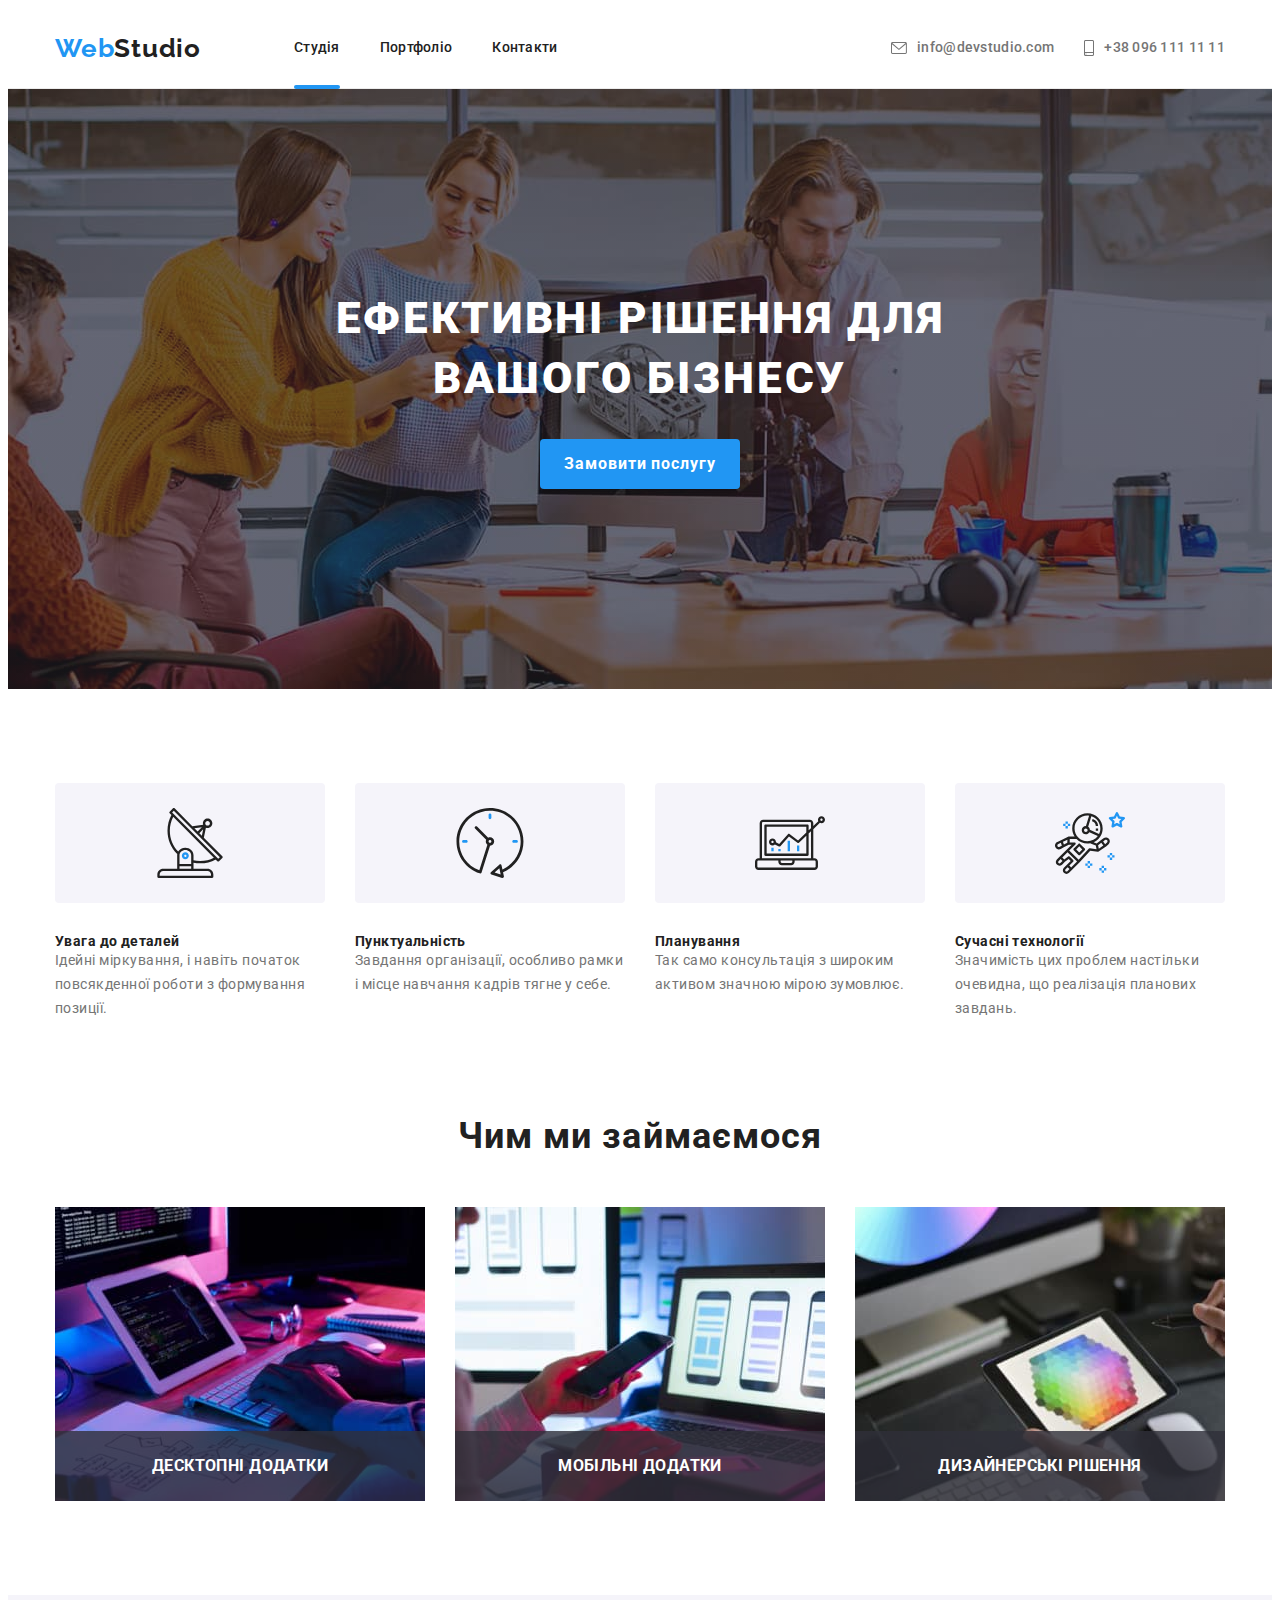
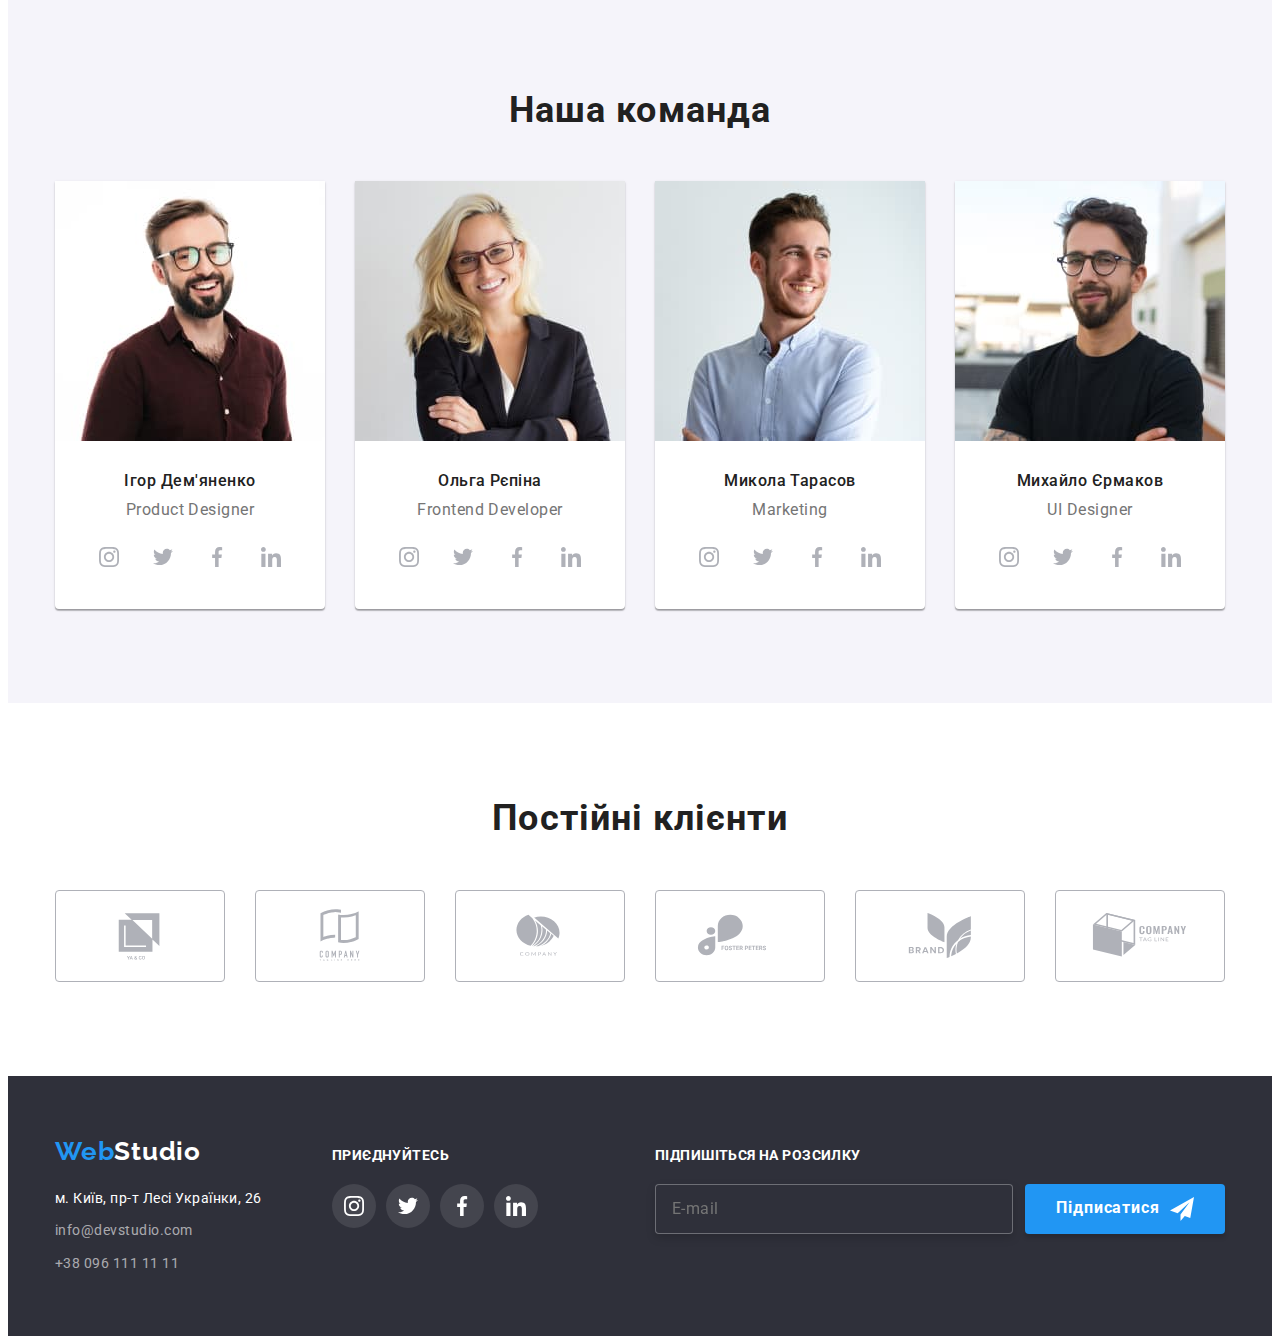
<file: index.html>
<!DOCTYPE html>
<html lang="uk">
  <head>
    <meta charset="UTF-8" />
    <meta http-equiv="X-UA-Compatible" content="IE=edge" />
    <meta name="viewport" content="width=device-width, initial-scale=1.0" />
    <title>goit-markup-hw-07</title>
    <link rel="preconnect" href="https://fonts.googleapis.com" />
    <link rel="preconnect" href="https://fonts.gstatic.com" crossorigin />
    <link
      href="https://fonts.googleapis.com/css2?family=Raleway:wght@700&family=Roboto:wght@400;500;700;900&display=swap"
      rel="stylesheet"
    />
    <link
      rel="stylesheet"
      href="https://cdnjs.cloudflare.com/ajax/libs/modern-normalize/1.1.0/modern-normalize.min.css"
      integrity="sha512-wpPYUAdjBVSE4KJnH1VR1HeZfpl1ub8YT/NKx4PuQ5NmX2tKuGu6U/JRp5y+Y8XG2tV+wKQpNHVUX03MfMFn9Q=="
      crossorigin="anonymous"
      referrerpolicy="no-referrer"
    />
    <link rel="stylesheet" href="./css/styles.css" />
    <link rel="stylesheet" href="./css/main.min.css" />
  </head>

  <body>
    <!--Шапка сайта-->
    <header class="header">
      <div class="container">
        <div class="header__container">
          <nav class="header__nav">
            <a class="header__logo logo" href="./index.html">
              <span class="logo__web">Web</span><span class="logo__studio">Studio</span>
            </a>
            <ul class="header__menu">
              <li class="header__item">
                <a href="./index.html" class="header__link header__link--current">Студія</a>
              </li>
              <li class="header__item">
                <a href="./portfolio.html" class="header__link">Портфоліо</a>
              </li>
              <li class="header__item"><a href="#" class="header__link">Контакти</a></li>
            </ul>
          </nav>
          <ul class="header__connection">
            <li class="header__item">
              <a href="mailto:info@devstudio.com" class="header__link">
                <svg class="header__icon" width="16" height="12">
                  <use href="./images/icons.svg#icon-envelope"></use>
                </svg>
                info@devstudio.com
              </a>
            </li>
            <li class="header__item">
              <a href="tel:+380961111111" class="header__link">
                <svg class="header__icon" width="10" height="16">
                  <use href="./images/icons.svg#icon-smartphone"></use>
                </svg>
                +38 096 111 11 11
              </a>
            </li>
          </ul>
        </div>
      </div>
    </header>

    <!-- Main- Основной контент !!! -->
    <main>
      <!--Банер Герой с большим фоном-->
      <section class="hero section">
        <div class="container">
          <h1 class="hero__title">Ефективні рішення для вашого бізнесу</h1>
          <button type="button" class="primary-button" data-modal-open>Замовити послугу</button>
        </div>
      </section>

      <!--Наші переваги-->
      <section class="feature section">
        <div class="container">
          <h2 class="feature__title visually-hidden">Наші переваги</h2>
          <!--Спрятан!!! -->
          <ul class="feature__menu">
            <li class="feature__list icon-antena">
              <div class="feature__img">
                <svg class="svg-group" width="70" height="70">
                  <use href="./images/icons.svg#icon-antenna"></use>
                </svg>
              </div>
              <h3 class="feature__title">Увага до деталей</h3>
              <p class="feature__text">
                Ідейні міркування, і навіть початок повсякденної роботи з формування позиції.
              </p>
            </li>
            <li class="feature__list icon-clock">
              <div class="feature__img">
                <svg class="feature__svg" width="70" height="70">
                  <use href="./images/icons.svg#icon-clock"></use>
                </svg>
              </div>
              <h3 class="feature__title">Пунктуальність</h3>
              <p class="feature__text">
                Завдання організації, особливо рамки і місце навчання кадрів тягне у себе.
              </p>
            </li>
            <li class="feature__list icon-nout">
              <div class="feature__img">
                <svg class="feature__svg" width="70" height="70">
                  <use href="./images/icons.svg#icon-diagram"></use>
                </svg>
              </div>
              <h3 class="feature__title">Планування</h3>
              <p class="feature__text">
                Так само консультація з широким активом значною мірою зумовлює.
              </p>
            </li>
            <li class="feature__list icon-kosm">
              <div class="feature__img">
                <svg class="feature__svg" width="70" height="70">
                  <use href="./images/icons.svg#icon-astronaut"></use>
                </svg>
              </div>
              <h3 class="feature__title">Сучасні технології</h3>
              <p class="feature__text">
                Значимість цих проблем настільки очевидна, що реалізація планових завдань.
              </p>
            </li>
          </ul>
        </div>
      </section>

      <!--Чим ми займаємося-->
      <section class="work section">
        <div class="container">
          <div class="work__container">
            <h2 class="work__title general__title">Чим ми займаємося</h2>
            <ul class="work__menu">
              <li class="work__list">
                <img
                  class="work__img"
                  src="./images/img1.jpg"
                  alt="людина працюе на планшеті"
                  class="photo"
                  width="370"
                />
                <div class="work__text"><h3>Десктопні додатки</h3></div>
              </li>
              <li class="work__list">
                <img
                  class="work__img"
                  src="./images/img2.jpg"
                  alt="людина працює за ноутбуком і телефоном"
                  class="photo"
                  width="370"
                />
                <div class="work__text"><h3>Мобільні додатки</h3></div>
              </li>
              <li class="work__list">
                <img
                  class="work__img"
                  src="./images/img3.jpg"
                  alt="Людина працює стіліусом на плашеті"
                  class="photo"
                  width="370"
                />
                <div class="work__text"><h3>Дизайнерські рішення</h3></div>
              </li>
            </ul>
          </div>
        </div>
      </section>

      <!--Наша команда-->
      <section class="team section">
        <div class="container">
          <div class="team__container">
            <h2 class="team__title general__title">Наша команда</h2>
            <ul class="team__menu">
              <li class="team__img">
                <img
                  src="./images/teamcard1.jpg"
                  alt="фото Ігора Дем'яненко"
                  class="photo"
                  width="270"
                />
                <div class="team__card">
                  <h3 class="team__name">Ігор Дем'яненко</h3>
                  <p class="team__text">Product Designer</p>
                  <ul class="socials">
                    <li class="socials__item">
                      <a class="socials__link" href="https://www.instagram.com/">
                        <svg class="socials__icon" width="20" height="20">
                          <use href="./images/icons.svg#icon-instagram"></use>
                        </svg>
                      </a>
                    </li>
                    <li class="socials__item">
                      <a href="https://twitter.com/?lang=ru" class="socials__link">
                        <svg class="socials__icon" width="20" height="20">
                          <use href="./images/icons.svg#icon-twitter"></use>
                        </svg>
                      </a>
                    </li>
                    <li class="socials__item">
                      <a href="https://www.facebook.com/" class="socials__link">
                        <svg class="socials__icon" width="20" height="20">
                          <use href="./images/icons.svg#icon-facebook"></use>
                        </svg>
                      </a>
                    </li>
                    <li class="socials__item">
                      <a href="https://www.linkedin.com/" class="socials__link">
                        <svg class="socials__icon" width="20" height="20">
                          <use href="./images/icons.svg#icon-linkedin"></use>
                        </svg>
                      </a>
                    </li>
                  </ul>
                </div>
              </li>
              <li class="team__img">
                <img
                  src="./images/teamcard2.jpg"
                  alt="фото Ольги Рєпіної"
                  class="photo"
                  width="270"
                />
                <div class="team__card">
                  <h3 class="team__name">Ольга Рєпіна</h3>
                  <p class="team__text">Frontend Developer</p>
                  <ul class="socials">
                    <li class="socials__item">
                      <a href="https://www.instagram.com/" class="socials__link">
                        <svg class="socials__icon" width="20" height="20">
                          <use href="./images/icons.svg#icon-instagram"></use>
                        </svg>
                      </a>
                    </li>
                    <li class="socials__item">
                      <a href="https://twitter.com/?lang=ru" class="socials__link">
                        <svg class="socials__icon" width="20" height="20">
                          <use href="./images/icons.svg#icon-twitter"></use>
                        </svg>
                      </a>
                    </li>
                    <li class="socials__item">
                      <a href="https://www.facebook.com/" class="socials__link">
                        <svg class="socials__icon" width="20" height="20">
                          <use href="./images/icons.svg#icon-facebook"></use>
                        </svg>
                      </a>
                    </li>
                    <li class="socials__item">
                      <a href="https://www.linkedin.com/" class="socials__link">
                        <svg class="socials__icon" width="20" height="20">
                          <use href="./images/icons.svg#icon-linkedin"></use>
                        </svg>
                      </a>
                    </li>
                  </ul>
                </div>
              </li>
              <li class="team__img">
                <img
                  src="./images/teamcard3.jpg"
                  alt="фото Миколи Тарасова"
                  class="photo"
                  width="270"
                />
                <div class="team__card">
                  <h3 class="team__name">Микола Тарасов</h3>
                  <p class="team__text">Marketing</p>
                  <ul class="socials">
                    <li class="socials__item">
                      <a href="https://www.instagram.com/" class="socials__link">
                        <svg class="socials__icon" width="20" height="20">
                          <use href="./images/icons.svg#icon-instagram"></use>
                        </svg>
                      </a>
                    </li>
                    <li class="socials__item">
                      <a href="https://twitter.com/?lang=ru" class="socials__link">
                        <svg class="socials__icon" width="20" height="20">
                          <use href="./images/icons.svg#icon-twitter"></use>
                        </svg>
                      </a>
                    </li>
                    <li class="socials__item">
                      <a href="https://www.facebook.com/" class="socials__link">
                        <svg class="socials__icon" width="20" height="20">
                          <use href="./images/icons.svg#icon-facebook"></use>
                        </svg>
                      </a>
                    </li>
                    <li class="socials__item">
                      <a href="https://www.linkedin.com/" class="socials__link">
                        <svg class="socials__icon" width="20" height="20">
                          <use href="./images/icons.svg#icon-linkedin"></use>
                        </svg>
                      </a>
                    </li>
                  </ul>
                </div>
              </li>
              <li class="team__img">
                <img
                  src="./images/teamcard4.jpg"
                  alt="фото Михайла Єрмакова"
                  class="photo"
                  width="270"
                />
                <div class="team__card">
                  <h3 class="team__name">Михайло Єрмаков</h3>
                  <p class="team__text">UI Designer</p>
                  <ul class="socials">
                    <li class="socials__item">
                      <a href="https://www.instagram.com/" class="socials__link">
                        <svg class="socials__icon" width="20" height="20">
                          <use href="./images/icons.svg#icon-instagram"></use>
                        </svg>
                      </a>
                    </li>
                    <li class="socials__item">
                      <a href="https://twitter.com/?lang=ru" class="socials__link">
                        <svg class="socials__icon" width="20" height="20">
                          <use href="./images/icons.svg#icon-twitter"></use>
                        </svg>
                      </a>
                    </li>
                    <li class="socials__item">
                      <a href="https://www.facebook.com/" class="socials__link">
                        <svg class="socials__icon" width="20" height="20">
                          <use href="./images/icons.svg#icon-facebook"></use>
                        </svg>
                      </a>
                    </li>
                    <li class="socials__item">
                      <a href="https://www.linkedin.com/" class="socials__link">
                        <svg class="socials__icon" width="20" height="20">
                          <use href="./images/icons.svg#icon-linkedin"></use>
                        </svg>
                      </a>
                    </li>
                  </ul>
                </div>
              </li>
            </ul>
          </div>
        </div>
      </section>

      <!-- Постійні клієнти -->
      <section class="clients section">
        <div class="container">
          <div class="clients__container">
            <h2 class="clients__title general__title">Постійні клієнти</h2>
            <ul class="clients__menu">
              <li class="clients__list">
                <a href="#" class="clients__button">
                  <svg class="clients__icon" width="106" height="60">
                    <use href="./images/icons.svg#icon-logo-1"></use></svg
                ></a>
              </li>
              <li class="clients__list">
                <a href="#" class="clients__button">
                  <svg class="clients__icon" width="106" height="60">
                    <use href="./images/icons.svg#icon-logo-2"></use></svg
                ></a>
              </li>
              <li class="clients__list">
                <a href="#" class="clients__button">
                  <svg class="clients__icon" width="106" height="60">
                    <use href="./images/icons.svg#icon-logo-3"></use></svg
                ></a>
              </li>
              <li class="clients__list">
                <a href="#" class="clients__button">
                  <svg class="clients__icon" width="106" height="60">
                    <use href="./images/icons.svg#icon-logo-4"></use></svg
                ></a>
              </li>
              <li class="clients__list">
                <a href="#" class="clients__button">
                  <svg class="clients__icon" width="106" height="60">
                    <use href="./images/icons.svg#icon-logo-5"></use></svg
                ></a>
              </li>
              <li class="clients__list">
                <a href="#" class="clients__button">
                  <svg class="clients__icon" width="106" height="60">
                    <use href="./images/icons.svg#icon-logo-6"></use></svg
                ></a>
              </li>
            </ul>
          </div>
        </div>
      </section>
    </main>

    <!--Футер-->
    <footer class="footer">
      <div class="container footer__container">
        <div class="footer__info">
          <a href="./index.html" class="footer__logo logo">
            <span class="logo__web">Web</span><span class="logo__studio">Studio</span>
          </a>
          <address class="address">
            <ul class="address__menu">
              <li>
                <a
                  href="https://goo.gl/maps/XggsH2f8RYmRA1K9A"
                  target="_blank"
                  rel="noopener noreferrer nofollow"
                  class="address__link address__color"
                >
                  <span>м. Київ, пр-т Лесі Українки, 26</span>
                </a>
              </li>
              <li>
                <a href="mailto:info@devstudio.com" class="address__link">info@devstudio.com</a>
              </li>
              <li>
                <a href="tel:+380961111111" class="address__link">+38 096 111 11 11</a>
              </li>
            </ul>
          </address>
        </div>

        <div class="footer__social">
          <h4 class="footer__title">Приєднуйтесь</h4>
          <ul class="socials">
            <li class="socials__item">
              <a href="https://www.instagram.com/" class="socials__link socials__link--with-bg">
                <svg class="socials__icon socials__icon--second-color socials__icon--second-color" width="20" height="20">
                  <use href="./images/icons.svg#icon-instagram"></use>
                </svg>
              </a>
            </li>
            <li class="socials__item">
              <a href="https://twitter.com/?lang=ru" class="socials__link socials__link--with-bg">
                <svg class="socials__icon socials__icon--second-color" width="20" height="20">
                  <use href="./images/icons.svg#icon-twitter"></use>
                </svg>
              </a>
            </li>
            <li class="socials__item">
              <a href="https://www.facebook.com/" class="socials__link socials__link--with-bg">
                <svg class="socials__icon socials__icon--second-color" width="20" height="20">
                  <use href="./images/icons.svg#icon-facebook"></use>
                </svg>
              </a>
            </li>
            <li class="socials__item">
              <a href="https://www.linkedin.com/" class="socials__link socials__link--with-bg">
                <svg class="socials__icon socials__icon--second-color" width="20" height="20">
                  <use href="./images/icons.svg#icon-linkedin"></use>
                </svg>
              </a>
            </li>
          </ul>
        </div>

        <div class="footer__mail">
          <h4 class="footer__title">Підпишіться на розсилку</h4>
          <form class="footer__form">
            <label for="mail"
              ><input class="footer__input" type="mail" name="mail" id="mail" placeholder="E-mail"
            /></label>
            <button type="submit" class="primary-button">
              <span>Підписатися</span>
              <svg class="footer__buttonicon" width="24" height="24">
                <use href="./images/icons.svg#icon-send"></use>
              </svg>
            </button>
          </form>
        </div>
      </div>
    </footer>

    <!-- Модальне вікно -->
    <div class="backdrop is-hidden" data-modal>
      <div class="modal">
        <div class="modal__close" data-modal-close>
          <svg class="modal__icon" width="11" height="11">
            <use href="./images/icons.svg#icon-close"></use>
          </svg>
        </div>

        <form class="form" name="contact-form" novalidate>
          <h2 class="form__title">Залиште свої дані, ми вам передзвонимо</h2>
          <label class="form__label" for="person-name">
            Ім'я
            <spam class="form__control">
              <input class="form__input" id="person-name" type="text" name="person-name" />
              <svg class="form__icon" width="12" height="12">
                <use href="./images/icons.svg#icon-person"></use>
              </svg>
            </spam>
          </label>

          <label class="form__label" for="tel">
            Телефон
            <span class="form__control">
              <input class="form__input" id="tel" type="tel" name="tel" />
              <svg class="form__icon" width="13" height="13">
                <use href="./images/icons.svg#icon-phone"></use>
              </svg> </span
          ></label>

          <label class="form__label" for="email">
            Пошта
            <span class="form__control">
              <input class="form__input" id="email" type="email" name="email" />
              <svg class="form__icon" width="15" height="12">
                <use href="./images/icons.svg#icon-email"></use>
              </svg> </span
          ></label>

          <label class="form__label" for="person-coment">
            Коментар
            <span class="form__comment">
              <textarea
                class="form__textarea"
                name="person-coment"
                id="person-coment"
                weidth="448"
                rows="10"
                placeholder="Введіть техт"
              ></textarea></span
          ></label>

          <label class="checkbox" for="policy">
            <input
              class="checkbox__input visually-hidden"
              type="checkbox"
              name="policy"
              id="policy"
            />
            <span class="checkbox__span">
              <svg class="checkbox__icon" width="16" height="15">
                <use href="./images/icons.svg#icon-check"></use>
              </svg>
            </span>
            Погоджуюся з розсилкою та приймаю
            <a
              class="checkbox__dogovir"
              href="https://www.google.com.ua"
              target="_blank"
              title="Пошукова система Google"
              title="Договір"
              >Умови договору</a
            >
          </label>

          <button type="submit" class="primary-button">Відправити</button>
        </form>
      </div>
    </div>

    <script src="./js/modal.js"></script>
  </body>
</html>
</file>
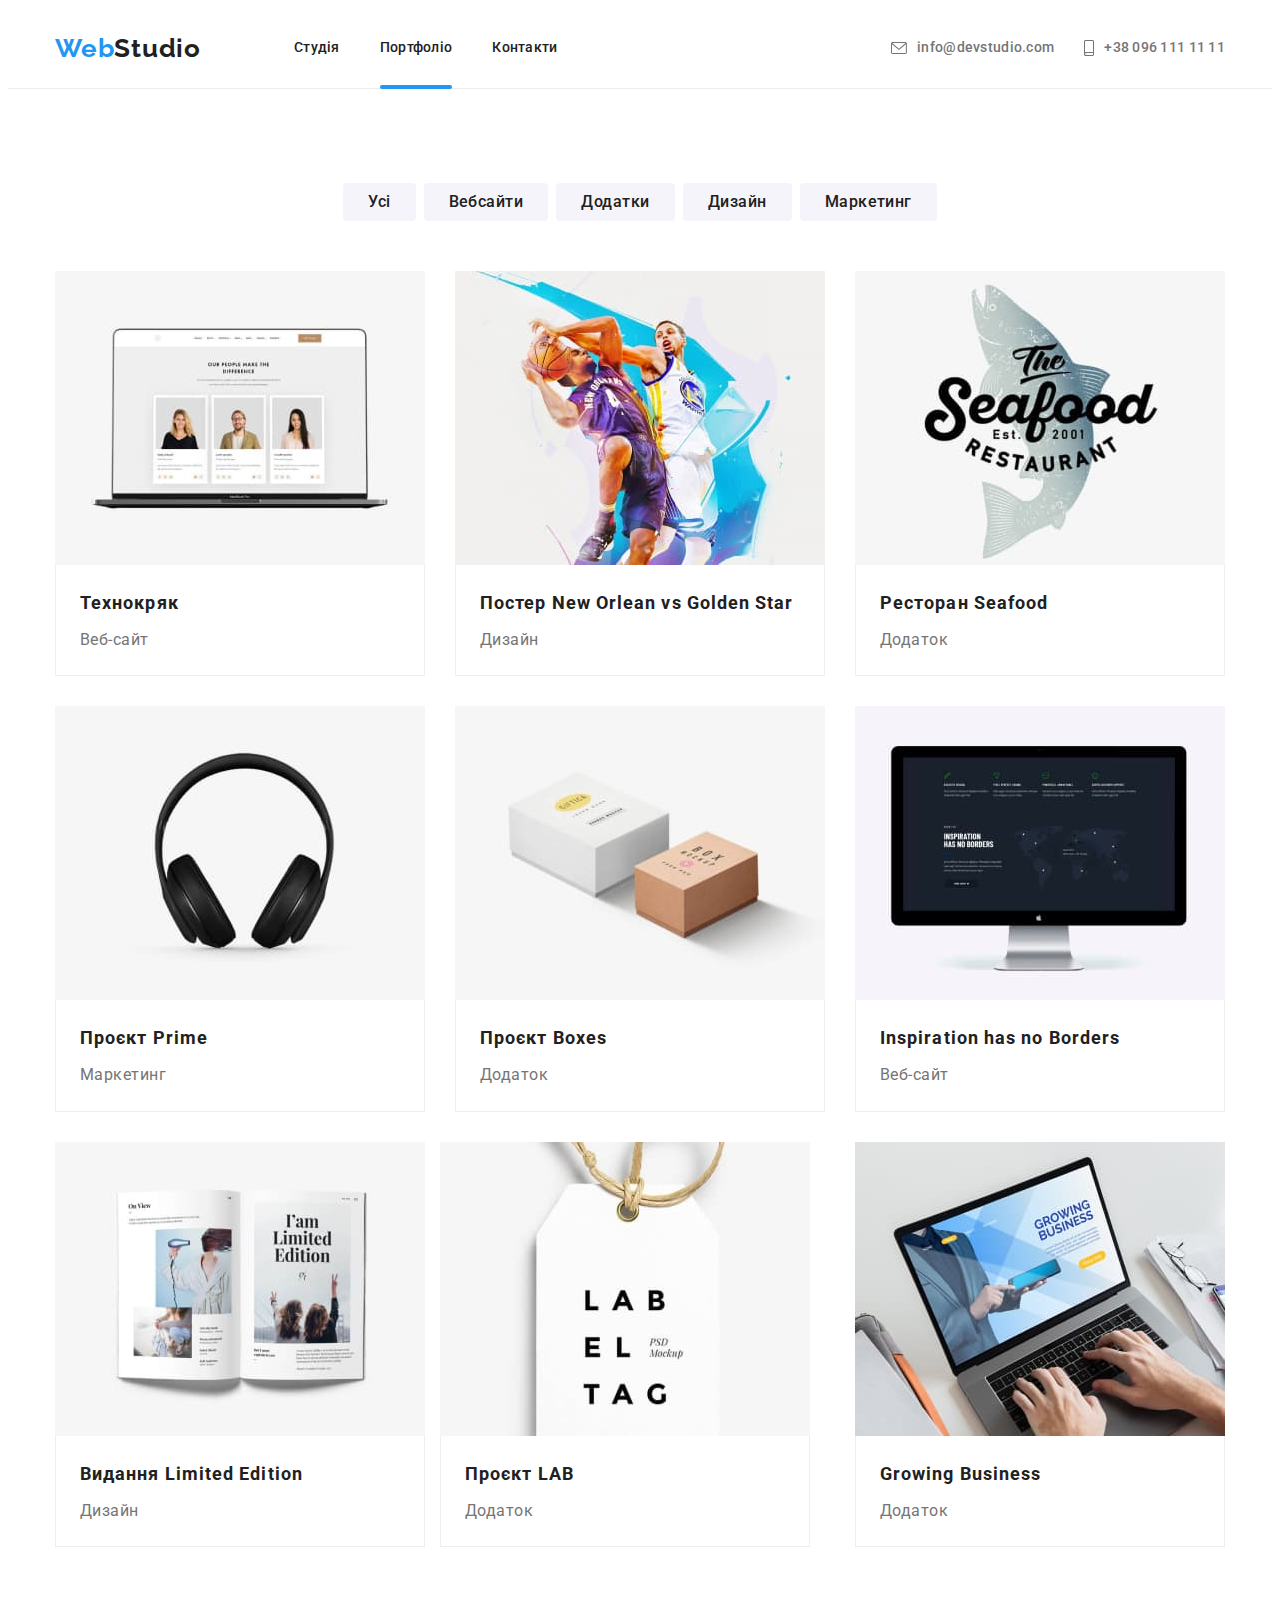
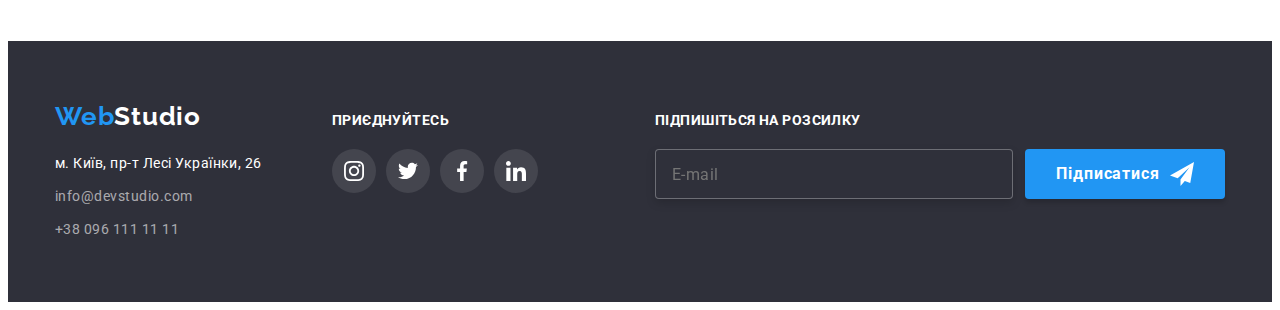
<file: portfolio.html>
<!DOCTYPE html>
<html lang="uk">
  <head>
    <meta charset="UTF-8" />
    <meta http-equiv="X-UA-Compatible" content="IE=edge" />
    <meta name="viewport" content="width=device-width, initial-scale=1.0" />
    <title>Портфоліо</title>
    <link rel="preconnect" href="https://fonts.googleapis.com" />
    <link rel="preconnect" href="https://fonts.gstatic.com" crossorigin />
    <link
      href="https://fonts.googleapis.com/css2?family=Raleway:wght@700&family=Roboto:wght@400;500;700;900&display=swap"
      rel="stylesheet"
    />
    <link
      rel="stylesheet"
      href="https://cdnjs.cloudflare.com/ajax/libs/modern-normalize/1.1.0/modern-normalize.min.css"
      integrity="sha512-wpPYUAdjBVSE4KJnH1VR1HeZfpl1ub8YT/NKx4PuQ5NmX2tKuGu6U/JRp5y+Y8XG2tV+wKQpNHVUX03MfMFn9Q=="
      crossorigin="anonymous"
      referrerpolicy="no-referrer"
    />
    <link rel="stylesheet" href="./css/styles.css" />
    <link rel="stylesheet" href="./css/main.min.css" />
  </head>
  <!--Cтраница portfolio.html -->
  <body>
    <!--Шапка сайта-->
    <header class="header">
      <div class="container">
        <div class="header__container">
          <nav class="header__nav">
            <a class="logo" href="./index.html">
              <span class="logo__web">Web</span><span class="logo__studio">Studio</span>
            </a>
            <ul class="header__menu">
              <li class="header__item">
                <a href="./index.html" class="header__link">Студія</a>
              </li>
              <li class="header__item">
                <a href="./portfolio.html" class="header__link header__link--current">Портфоліо</a>
              </li>
              <li class="header__item"><a href="#" class="header__link">Контакти</a></li>
            </ul>
          </nav>
          <ul class="header__connection">
            <li class="header__item">
              <a href="mailto:info@devstudio.com" class="header__link">
                <svg class="header__icon" width="16" height="12">
                  <use href="./images/icons.svg#icon-envelope"></use>
                </svg>
                info@devstudio.com
              </a>
            </li>
            <li class="header__item">
              <a href="tel:+380961111111" class="header__link">
                <svg class="header__icon" width="10" height="16">
                  <use href="./images/icons.svg#icon-smartphone"></use>
                </svg>
                +38 096 111 11 11
              </a>
            </li>
          </ul>
        </div>
      </div>
    </header>

    <!-- Main- Основной контент !!! -->
    <main>
      <section class="portfolio section">
        <div class="container">
          <h1 class="visually-hidden">Наша робота</h1>
          <ul class="filter">
            <li><button class="filter__button" type="button">Усі</button></li>
            <li>
              <button class="filter__button" type="button">Вебсайти</button>
            </li>
            <li><button class="filter__button" type="button">Додатки</button></li>
            <li><button class="filter__button" type="button">Дизайн</button></li>
            <li>
              <button class="filter__button" type="button">Маркетинг</button>
            </li>
          </ul>

          <ul class="projects">
            <li class="projects__card">
              <a href="#" class="projects__link">
                <div class="projects__img">
                  <img src="./images/portfolio/img-texnokrak.jpg" alt="фото ноутбука" width="370" />
                  <div class="projects__description">
                    <p>
                      Ресурс пропонує комплексні пропозиції з різним рівнем функціоналу та сервісів.
                      Все це дозволить відвідувачу отримати вичерпні відомості про компанію чи
                      приватну особу.
                    </p>
                  </div>
                </div>
                <div class="projects__div">
                  <h2 class="projects__title">Технокряк</h2>
                  <p class="projects__text">Веб-сайт</p>
                </div>
              </a>
            </li>
            <li class="projects__card">
              <a href="#" class="projects__link">
                <div class="projects__img">
                  <img
                    src="./images/portfolio/img-poster.jpg"
                    alt="чоловіки грають в баскетбол"
                    width="370"
                  />
                  <div class="projects__description">
                    <p>
                      Ресурс пропонує комплексні пропозиції з різним рівнем функціоналу та сервісів.
                      Все це дозволить відвідувачу отримати вичерпні відомості про компанію чи
                      приватну особу.
                    </p>
                  </div>
                </div>
                <div class="projects__div">
                  <h2 class="projects__title">Постер New Orlean vs Golden Star</h2>
                  <p class="projects__text">Дизайн</p>
                </div>
              </a>
            </li>
            <li class="projects__card">
              <a href="#" class="projects__link">
                <div class="projects__img">
                  <img
                    src="./images/portfolio/img-seafood.jpg"
                    alt="лого компанії та назва"
                    width="370"
                  />
                  <div class="projects__description">
                    <p>
                      Ресурс пропонує комплексні пропозиції з різним рівнем функціоналу та сервісів.
                      Все це дозволить відвідувачу отримати вичерпні відомості про компанію чи
                      приватну особу.
                    </p>
                  </div>
                </div>
                <div class="projects__div">
                  <h2 class="projects__title">Ресторан Seafood</h2>
                  <p class="projects__text">Додаток</p>
                </div>
              </a>
            </li>

            <li class="projects__card">
              <a href="#" class="projects__link">
                <div class="projects__img">
                  <img src="./images/portfolio/img-prime.jpg" alt="фото навушників" width="370" />
                  <div class="projects__description">
                    <p>
                      Ресурс пропонує комплексні пропозиції з різним рівнем функціоналу та сервісів.
                      Все це дозволить відвідувачу отримати вичерпні відомості про компанію чи
                      приватну особу.
                    </p>
                  </div>
                </div>
                <div class="projects__div">
                  <h2 class="projects__title">Проєкт Prime</h2>
                  <p class="projects__text">Маркетинг</p>
                </div>
              </a>
            </li>

            <li class="projects__card">
              <a href="#" class="projects__link">
                <div class="projects__img">
                  <img src="./images/portfolio/img-boxes.jpg" alt="дві коробки" width="370" />
                  <div class="projects__description">
                    <p>
                      Ресурс пропонує комплексні пропозиції з різним рівнем функціоналу та сервісів.
                      Все це дозволить відвідувачу отримати вичерпні відомості про компанію чи
                      приватну особу.
                    </p>
                  </div>
                </div>
                <div class="projects__div">
                  <h2 class="projects__title">Проєкт Boxes</h2>
                  <p class="projects__text">Додаток</p>
                </div>
              </a>
            </li>

            <li class="projects__card">
              <a href="#" class="projects__link">
                <div class="projects__img">
                  <img
                    src="./images/portfolio/img-inspiration.jpg"
                    alt="фото монітору"
                    width="370"
                  />
                  <div class="projects__description">
                    <p>
                      Ресурс пропонує комплексні пропозиції з різним рівнем функціоналу та сервісів.
                      Все це дозволить відвідувачу отримати вичерпні відомості про компанію чи
                      приватну особу.
                    </p>
                  </div>
                </div>
                <div class="projects__div">
                  <h2 class="projects__title">Inspiration has no Borders</h2>
                  <p class="projects__text">Веб-сайт</p>
                </div>
              </a>
            </li>

            <li class="projects_card">
              <a href="#" class="projects__link">
                <div class="projects__img">
                  <img
                    src="./images/portfolio/img-limited.jpg"
                    alt="розгорнутий журнал с фотографіями"
                    width="370"
                  />
                  <div class="projects__description">
                    <p>
                      Ресурс пропонує комплексні пропозиції з різним рівнем функціоналу та сервісів.
                      Все це дозволить відвідувачу отримати вичерпні відомості про компанію чи
                      приватну особу.
                    </p>
                  </div>
                </div>
                <div class="projects__div">
                  <h2 class="projects__title">Видання Limited Edition</h2>
                  <p class="projects__text">Дизайн</p>
                </div>
              </a>
            </li>

            <li class="projects__card">
              <a href="#" class="projects__link">
                <div class="projects__img">
                  <img src="./images/portfolio/img-lab.jpg" alt="мотузка з листочком" width="370" />
                  <div class="projects__description">
                    <p>
                      Ресурс пропонує комплексні пропозиції з різним рівнем функціоналу та сервісів.
                      Все це дозволить відвідувачу отримати вичерпні відомості про компанію чи
                      приватну особу.
                    </p>
                  </div>
                </div>
                <div class="projects__div">
                  <h2 class="projects__title">Проєкт LAB</h2>
                  <p class="projects__text">Додаток</p>
                </div>
              </a>
            </li>

            <li class="projects__card">
              <a href="#" class="projects__link">
                <div class="projects__img">
                  <img
                    src="./images/portfolio/img-growing.jpg"
                    alt="людина працює за ноутбуком"
                    width="370"
                  />
                  <div class="projects__description">
                    <p>
                      Ресурс пропонує комплексні пропозиції з різним рівнем функціоналу та сервісів.
                      Все це дозволить відвідувачу отримати вичерпні відомості про компанію чи
                      приватну особу.
                    </p>
                  </div>
                </div>
                <div class="projects__div">
                  <h2 class="projects__title">Growing Business</h2>
                  <p class="projects__text">Додаток</p>
                </div>
              </a>
            </li>
          </ul>  
        </div>
      </section>
    </main>

    <!--Футер-->
    <footer class="footer">
      <div class="container footer__container">
        <div class="footer__info">
          <a href="./index.html" class="footer__logo logo">
            <span class="logo__web">Web</span><span class="logo__studio">Studio</span>
          </a>
          <address class="address">
            <ul class="address__menu">
              <li>
                <a
                  href="https://goo.gl/maps/XggsH2f8RYmRA1K9A"
                  target="_blank"
                  rel="noopener noreferrer nofollow"
                  class="address__link address__color"
                >
                  <span>м. Київ, пр-т Лесі Українки, 26</span>
                </a>
              </li>
              <li>
                <a href="mailto:info@devstudio.com" class="address__link">info@devstudio.com</a>
              </li>
              <li>
                <a href="tel:+380961111111" class="address__link">+38 096 111 11 11</a>
              </li>
            </ul>
          </address>
        </div>

        <div class="footer__social">
          <h4 class="footer__title">Приєднуйтесь</h4>
          <ul class="socials">
            <li class="socials__item">
              <a href="https://www.instagram.com/" class="socials__link socials__link--with-bg">
                <svg class="socials__icon socials__icon--second-color socials__icon--second-color" width="20" height="20">
                  <use href="./images/icons.svg#icon-instagram"></use>
                </svg>
              </a>
            </li>
            <li class="socials__item">
              <a href="https://twitter.com/?lang=ru" class="socials__link socials__link--with-bg">
                <svg class="socials__icon socials__icon--second-color" width="20" height="20">
                  <use href="./images/icons.svg#icon-twitter"></use>
                </svg>
              </a>
            </li>
            <li class="socials__item">
              <a href="https://www.facebook.com/" class="socials__link socials__link--with-bg">
                <svg class="socials__icon socials__icon--second-color" width="20" height="20">
                  <use href="./images/icons.svg#icon-facebook"></use>
                </svg>
              </a>
            </li>
            <li class="socials__item">
              <a href="https://www.linkedin.com/" class="socials__link socials__link--with-bg">
                <svg class="socials__icon socials__icon--second-color" width="20" height="20">
                  <use href="./images/icons.svg#icon-linkedin"></use>
                </svg>
              </a>
            </li>
          </ul>
        </div>

        <div class="footer__mail">
          <h4 class="footer__title">Підпишіться на розсилку</h4>
          <form class="footer__form">
            <label for="mail"
              ><input class="footer__input" type="mail" name="mail" id="mail" placeholder="E-mail"
            /></label>
            <button type="submit" class="primary-button">
              <span>Підписатися</span>
              <svg class="footer__buttonicon" width="24" height="24">
                <use href="./images/icons.svg#icon-send"></use>
              </svg>
            </button>
          </form>
        </div>
      </div>
    </footer>
  </body>
</html>
</file>
<file: css/styles.css>

</file>
<file: css/main.min.css>
:root{--primary-text-color: #757575;--accent-color: #2196f3;--accent-color-two: #ffffff;--primary-background-color: #ffffff;--title-text-color: #212121;--section-team-color: #f5f4fa;--footer-color: #2f303a;--button-text-color: #ffffff;--button-background-color: #2196f3;--button-background-active-color: #188ce8;--icon-color: #afb1b8;--icon-color-two: #ffffff;--input-border: rgba(33, 33, 33, 0.2);--checkbox-color: #212121;--checkbox-color-active: #2196f3}*,*::before,*::after{box-sizing:border-box}body{font-family:"Roboto",sans-serif;background-color:var(--primary-background-color);color:var(--primary-text-color);letter-spacing:.03em}.body,a{text-decoration:none}h1,h2,h3,h4,h5,h6,p,ul{padding:0;margin:0;list-style:none}img{display:block;min-width:100%;height:auto}.container{width:1200px;margin:auto;padding:0 15px 0 15px}.general__title{text-align:center;font-weight:700;font-size:36px;line-height:1.17;letter-spacing:.03em;margin-bottom:50px;color:var(--title-text-color)}.visually-hidden{position:absolute;white-space:nowrap;width:1px;height:1px;overflow:hidden;border:0;padding:0;clip:rect(0 0 0 0);-webkit-clip-path:inset(50%);clip-path:inset(50%);margin:-1px}.header{border-bottom:1px solid #ececec}.header__container{display:flex;justify-content:space-between}.header__nav{display:flex;align-items:center;justify-content:space-between}.header__menu{display:flex;margin-left:93px}.header__item{position:relative}.header__link--current::after{content:"";display:block;width:calc(100% - 40px);height:4px;background-color:var(--button-background-color);position:absolute;bottom:-1px;border-radius:2px}.header__menu .header__link{display:block;padding-top:32px;padding-bottom:32px;color:var(--title-text-color);font-weight:500;font-size:14px;line-height:1.14;letter-spacing:.02em;transition:color 250ms cubic-bezier(0.4, 0, 0.2, 1)}.header__menu .header__link:hover,.header__menu .header__link:focus{color:var(--accent-color);opacity:1}.header__link--current{color:var(--accent-color)}.header__menu .header__item:not(:last-child){padding-right:40px}.header__connection{display:flex}.header__connection .header__item:not(:last-child){padding-right:30px}.header__link{transition:color 250ms cubic-bezier(0.4, 0, 0.2, 1)}.header__link:hover .header__icon{fill:var(--accent-color)}.header__icon{margin-right:10px;fill:var(--primary-text-color);transition:fill 250ms cubic-bezier(0.4, 0, 0.2, 1)}.header__connection .header__link{display:flex;align-items:center;padding-top:32px;padding-bottom:32px;color:var(--primary-text-color);font-weight:500;font-size:14px;line-height:1.14;letter-spacing:.02em;transition:fill 250ms cubic-bezier(0.4, 0, 0.2, 1)}.header__connection .header__link:hover,.header__connection .header__link:focus{fill:var(--accent-color)}.header__link:focus .header__icon{fill:var(--accent-color)}.header__link:hover,.header__link:focus{color:var(--accent-color)}.logo{font-family:"Raleway",sans-serif;font-weight:700;font-size:26px;line-height:1.19;letter-spacing:.03em}.logo__web{color:var(--accent-color)}.logo__studio{color:var(--title-text-color)}.hero{max-width:100%;height:600px;margin-left:auto;margin-right:auto;color:var(--accent-color-two);background-color:#2f303a;text-align:center;padding:200px 0;background-image:linear-gradient(0deg, rgba(47, 48, 58, 0.4) 0%, rgba(47, 48, 58, 0.4) 100%),url("../images/header-img.jpg");background-position:center;background-size:cover}.hero__title{width:696px;height:120px;margin:0 auto 30px auto;font-weight:900;font-size:44px;line-height:1.36;letter-spacing:.06em;text-transform:uppercase}.primary-button{display:flex;align-items:center;justify-content:center;min-width:200px;height:50px;margin-left:auto;margin-right:auto;padding:10px;font-family:"Roboto";font-weight:700;font-size:16px;line-height:1.9;letter-spacing:.06em;color:#fff;background:#2196f3;border:none;outline:none;box-shadow:0px 4px 4px rgba(0,0,0,.15);border-radius:4px;transition:background-color 250ms cubic-bezier(0.4, 0, 0.2, 1);cursor:pointer}.primary-button:hover,.primary-button:active{background-color:var(--button-background-active-color)}.primary-button:focus{background-color:var(--button-background-active-color)}.feature{padding-top:94px}.feature__menu{display:flex}.feature__list{width:calc((100% - 90px)/4);margin-right:30px}.feature__list:last-child{margin-right:0}.feature__img{display:flex;justify-content:center;align-items:center;width:100%;height:120px;background:var(--section-team-color);border-radius:4px}.feature__svg{background:var(--section-team-color);border-radius:4px}.feature__title{color:var(--title-text-color);font-weight:700;font-size:14px;line-height:1.17;letter-spacing:.03em;margin-top:30px}.feature__text{font-weight:400;font-size:14px;line-height:1.71}.team{padding-top:94px;padding-bottom:94px;background-color:var(--section-team-color)}.team__container{display:flex;flex-direction:column}.team__menu{display:flex;gap:30px}.team__card{padding:30px 30px 30px 30px}.team__img{background-color:#fff;border-radius:0px 0px 4px 4px;box-shadow:0px 1px 3px rgba(0,0,0,.12),0px 1px 1px rgba(0,0,0,.14),0px 2px 1px rgba(0,0,0,.2)}.team__name{display:flex;justify-content:center;margin-bottom:10px;color:var(--title-text-color);font-weight:500;font-size:16px;line-height:1.19}.team__text{text-align:center;font-weight:400;font-size:16px;line-height:1.19;margin-bottom:16px}.work{padding-top:94px;padding-bottom:94px}.work__container{display:flex;flex-direction:column}.work__menu{display:flex;text-transform:uppercase}.work__list{position:relative;height:294px;width:calc((100% - 60px)/3);margin-right:30px}.work__list:last-child{margin-right:0}.work__img{height:100%;width:100%}.work__text{display:flex;align-items:center;justify-content:center;position:absolute;bottom:0;height:70px;width:100%;padding:10px;font-weight:700;font-size:14px;line-height:1.14;letter-spacing:.03em;text-transform:uppercase;z-index:1;color:var(--button-text-color);background:rgba(47,48,58,.8)}.clients{padding-top:94px;padding-bottom:94px;background-color:var(--primary-background-color)}.clients__menu{display:flex;justify-content:space-between}.clients__list{height:92px;width:calc((100% - 150px)/6);transition:fill 250ms cubic-bezier(0.4, 0, 0.2, 1),border 250ms}.clients__button{display:flex;justify-content:center;align-items:center;height:100%;width:100%;border:1px solid #afb1b8;border-radius:4px;transition:fill 250ms cubic-bezier(0.4, 0, 0.2, 1)}.clients__icon{fill:var(--icon-color);transition:fill 250ms cubic-bezier(0.4, 0, 0.2, 1)}.clients__button:hover,.clients__button:focus{border:1px solid var(--accent-color)}.clients__button:hover .clients__icon,.clients__button:focus .clients__icon{fill:var(--accent-color)}.footer{width:100%;padding:60px 0;background-color:var(--footer-color)}.footer__container{display:flex;align-items:baseline}.footer__info{margin-right:70px}.footer__logo .logo__web{color:var(--accent-color)}.footer__logo .logo__studio{color:var(--accent-color-two)}.footer__title{font-weight:700;font-size:14px;line-height:1.14;letter-spacing:.03em;text-transform:uppercase;margin-bottom:20px;color:#fff}.footer__menu{display:flex;justify-content:center;gap:10px}.footer__mail{margin-left:auto}.footer__form{display:flex;align-items:center;justify-content:center}.footer__input{width:358px;height:50px;padding:16px;margin-right:12px;font-family:"Roboto";font-weight:400;font-size:16px;line-height:1.25;letter-spacing:.03em;color:rgba(255,255,255,.6);background-color:var(--footer-color);border:1px solid rgba(255,255,255,.3);filter:drop-shadow(0px 4px 4px rgba(0, 0, 0, 0.15));border-radius:4px;transition:border-color 250ms cubic-bezier(0.4, 0, 0.2, 1)}.footer__input:hover,.footer__input:focus{border-color:var(--checkbox-color-active)}.footer__buttonicon{margin-left:10px}.address{margin-top:20px}.address__link{font-style:normal;font-weight:400;font-size:14px;line-height:1.71;color:rgba(255,255,255,.6);transition:color 250ms cubic-bezier(0.4, 0, 0.2, 1)}.address__color{color:var(--accent-color-two)}.address__menu li:not(:last-child){margin-bottom:9px}.address__link:hover,.address__link:focus{color:var(--accent-color)}.socials{display:flex;justify-content:center;gap:10px}.socials__link{width:44px;height:44px;display:flex;align-items:center;justify-content:center;background-color:#fff;border-radius:50%;transition:fill 250ms cubic-bezier(0.4, 0, 0.2, 1);transition:background-color 250ms cubic-bezier(0.4, 0, 0.2, 1)}.socials__link--with-bg{background:rgba(255,255,255,.1)}.socials__icon:hover{fill:#fff}.socials__link:hover,.socials__link:focus{background-color:#2196f3}.socials__link:hover .socials__icon{fill:#fff}.socials__link:focus .socials__icon{fill:#fff}.socials__icon{fill:var(--icon-color);transition:fill 250ms cubic-bezier(0.4, 0, 0.2, 1)}.socials__icon--second-color{fill:var(--icon-color-two)}.backdrop{position:fixed;top:0;left:0;width:100%;height:100%;z-index:1;background:rgba(0,0,0,.2);transition:opacity 250ms,visibility 250ms}.is-hidden{opacity:0;visibility:hidden;pointer-events:none}.modal{position:absolute;top:50%;left:50%;transform:translate(-50%, -50%);width:528px;max-height:581px;height:100%;background-color:#fff;box-shadow:0px 1px 3px rgba(0,0,0,.12),0px 1px 1px rgba(0,0,0,.14),0px 2px 1px rgba(0,0,0,.2);border-radius:4px;position:relative;overflow:auto;padding:40px}.modal__close{position:absolute;display:flex;align-items:center;justify-content:center;left:490px;top:8px;height:30px;width:30px;border-radius:50%;background-color:#fff;border:1px solid rgba(0,0,0,.1);cursor:pointer}.modal__icon{transition:fill 250ms cubic-bezier(0.4, 0, 0.2, 1)}.modal__close:hover .modal__icon,.modal__close:focus{fill:var(--accent-color)}.form{display:flex;flex-direction:column}.form__title{margin-bottom:12px;font-family:"Roboto";font-weight:700;font-size:20px;line-height:1.15;text-align:center;letter-spacing:.03em;color:#212121}.form__label{position:relative;display:block;margin-bottom:10px;font-weight:400;font-size:12px;line-height:1.16;letter-spacing:.01em;color:#757575}.form__label:nth-child(5){margin-bottom:0}.form__control{position:relative;display:block;height:40px;margin-top:4px}.form__input{display:block;width:100%;padding:12px 0px 12px 42px;border:1px solid var(--input-border);border-radius:4px;outline:none;cursor:pointer}.form__icon{position:absolute;left:12px;top:50%;transform:translateY(-50%);transition:fill 250ms cubic-bezier(0.4, 0, 0.2, 1)}.form__input:focus{border-color:var(--accent-color)}.form__textarea:focus{border-color:var(--accent-color)}.form__control:focus-within .form__icon{fill:var(--accent-color)}.form__comment{display:flex}.form__textarea{display:block;width:100%;height:120px;margin-top:4px;padding:12px 16px;font-family:"Roboto";font-style:normal;font-weight:400;font-size:12px;line-height:1.16;letter-spacing:.01em;color:rgba(117,117,117,.5);border:1px solid var(--input-border);border-radius:4px;outline:none;cursor:pointer;resize:none;outline:none}.form__comment:focus{border-color:var(--accent-color)}.checkbox{display:flex;align-items:center;justify-content:center;margin-top:20px;margin-bottom:30px;text-align:center;font-family:"Roboto";font-style:normal;font-weight:400;font-size:14px;line-height:1.7;letter-spacing:.03em;color:#757575;cursor:pointer}.checkbox__input{-webkit-appearance:none;-moz-appearance:none;appearance:none}.checkbox__span{position:relative;top:0;left:0;width:16px;height:15px;margin-right:8px;border:1px solid var(--checkbox-color);border-radius:2px;cursor:pointer}.checkbox__icon{position:absolute;top:0;left:0;width:100%;height:100%;opacity:0}.checkbox__dogovir{margin-left:5px;color:var(--accent-color);text-decoration:underline}.checkbox__input:checked+.checkbox__span .checkbox__icon{opacity:1}.checkbox__input:checked+.checkbox__span{border-color:var(--checkbox-color-active);background-color:var(--button-background-color)}.portfolio{padding-top:94px;padding-bottom:94px}.filter{display:flex;justify-content:center;padding-bottom:50px;gap:8px}.filter__button{padding:6px 25px;font-family:inherit;color:#212121;background-color:#f5f4fa;font-weight:500;font-size:16px;line-height:1.62;letter-spacing:.03em;border:none;border-radius:4px;cursor:pointer;transition:color 250ms cubic-bezier(0.4, 0, 0.2, 1),background-color 250ms cubic-bezier(0.4, 0, 0.2, 1),box-shadow 250ms cubic-bezier(0.4, 0, 0.2, 1)}.filter__button:hover,.filter__button:focus{color:var(--button-text-color);background-color:var(--button-background-color);box-shadow:0px 3px 1px rgba(0,0,0,.1),0px 1px 2px rgba(0,0,0,.08),0px 2px 2px rgba(0,0,0,.12)}.projects{display:flex;flex-wrap:wrap;justify-content:space-between}.projects__card{width:calc((100% - 60px)/3);margin-right:30px;margin-bottom:30px;background:var(--accent-color-two);transition:box-shadow 250ms cubic-bezier(0.4, 0, 0.2, 1)}.projects__card:nth-child(3n){margin-right:0}.projects__card:nth-last-child(-n+3){margin-bottom:0}.projects__link{display:block}.projects__img{display:block;position:relative;overflow:hidden}.projects__link:hover,.projects__link:focus{box-shadow:0px 1px 1px rgba(0,0,0,.12),0px 4px 4px rgba(0,0,0,.06),1px 4px 6px rgba(0,0,0,.16)}.projects__link:hover .projects__description,.projects__link:focus .projects__description{transform:translateY(0)}.projects__div{padding:20px 24px;border:1px solid #eee;border-top:none}.projects__title{margin-bottom:4px;color:var(--title-text-color);font-weight:700;font-size:18px;line-height:2;letter-spacing:.06em}.projects__text{color:var(--primary-text-color);font-weight:400;font-size:16px;line-height:1.9;letter-spacing:.03em}.projects__description{display:flex;align-items:center;position:absolute;top:0;left:0;width:100%;height:100%;padding:24px;font-weight:400;font-size:18px;line-height:1.5;letter-spacing:.03em;color:var(--accent-color-two);background-color:rgba(33,150,243,.9);transform:translateY(101%);transition:250ms cubic-bezier(0.4, 0, 0.2, 1)}/*# sourceMappingURL=main.min.css.map */
</file>
